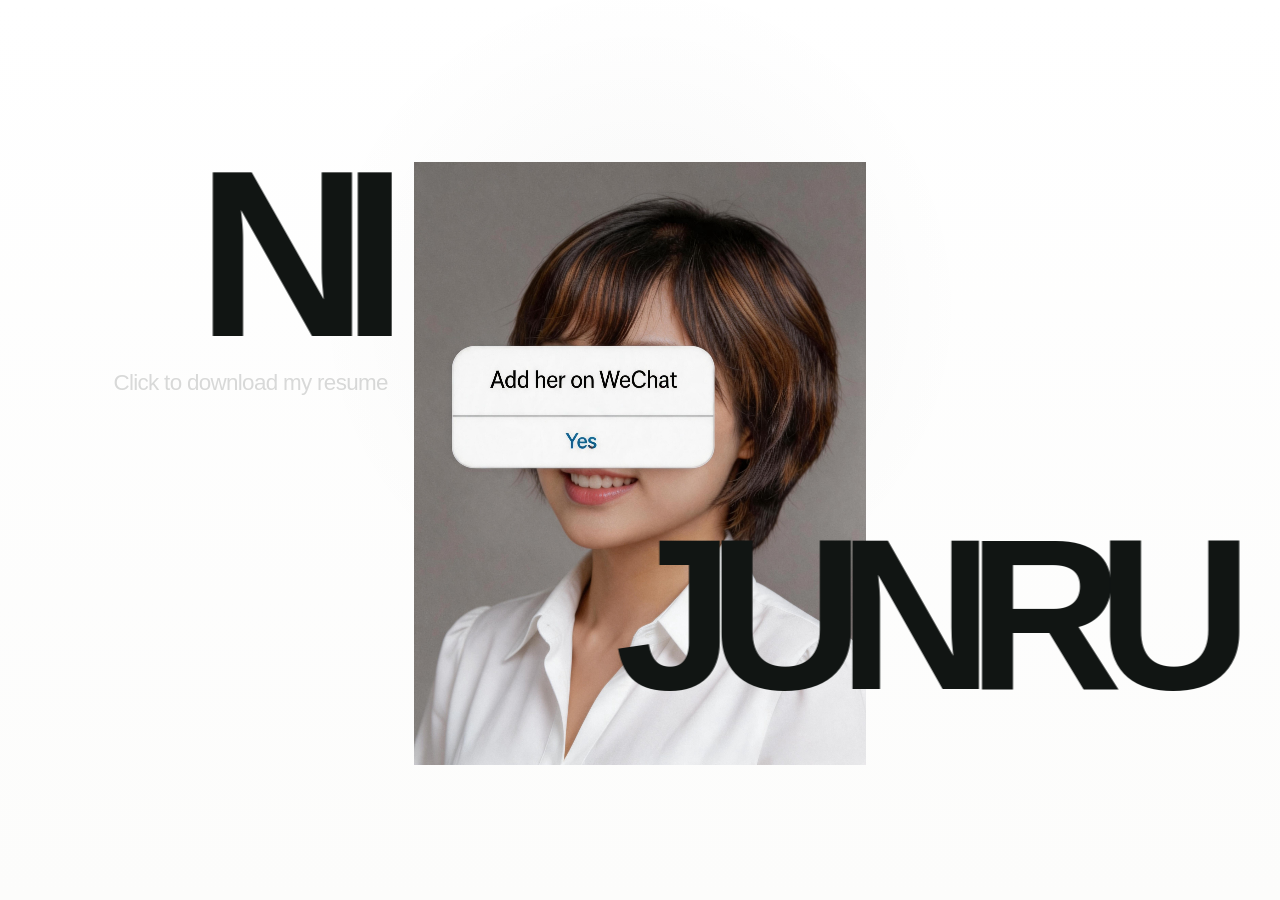
<file: contact.html>
<!doctype html>
<html lang="en">
  <head>
    <meta charset="UTF-8" />
    <meta name="viewport" content="width=device-width, initial-scale=1.0" />
    <meta name="color-scheme" content="light only" />
    <meta name="theme-color" content="#ffffff" />
    <link rel="icon" href="data:," />
    <title>Junru | Contact</title>
    <meta
      name="description"
      content="A one-screen contact page with a centered portrait, oversized NI wordmark, and a résumé download cue."
    />
    <link rel="preconnect" href="https://db.onlinewebfonts.com" crossorigin />
    <link
      rel="stylesheet"
      href="https://db.onlinewebfonts.com/c/6e47ef470dd19698c911332a9b4d1cf4?family=Neue+Haas+Grotesk+Text+Pro"
    />
    <link
      rel="stylesheet"
      href="https://db.onlinewebfonts.com/c/dec0d9b4e22ca588dc20e1e2e09a59b5?family=Neue+Haas+Grotesk+Display+Pro+55+Roman"
    />
    <style>
      :root {
        --bg: #ffffff;
        --ink: #111513;
        --muted: rgba(17, 21, 19, 0.56);
        --line: rgba(17, 21, 19, 0.1);
      }

      *,
      *::before,
      *::after {
        box-sizing: border-box;
      }

      html,
      body {
        margin: 0;
        background: var(--bg);
        color: var(--ink);
      }

      html {
        background: #fff;
      }

      body {
        min-height: 100dvh;
        overflow: hidden;
        font-family: "Neue Haas Grotesk Text Pro", "Helvetica Neue", Helvetica,
          Arial, sans-serif;
        -webkit-font-smoothing: antialiased;
        text-rendering: optimizeLegibility;
      }

      a {
        color: inherit;
      }

      .contactPage {
        width: 100vw;
        min-height: 100dvh;
        display: grid;
        place-items: center;
        background:
          radial-gradient(circle at 50% 34%, rgba(17, 21, 19, 0.03), transparent 38%),
          linear-gradient(180deg, #ffffff 0%, #fcfcfb 100%);
      }

      .contactCanvas {
        position: relative;
        --art-width: min(38vw, 35rem);
        --art-height: min(67vh, 48rem);
        --art-top: clamp(3.2rem, 6vw, 4.5rem);
        --meta-top: var(--art-top);
        --wordmark-bottom: calc(
          clamp(2.1rem, 4.2vw, 3.2rem) + clamp(3rem, 5.6vw, 4rem)
        );
        --side-gap: clamp(1.1rem, 2.2vw, 2rem);
        width: min(100vw, calc(100dvh * 16 / 9));
        height: min(100dvh, calc(100vw * 9 / 16));
        overflow: hidden;
        isolation: isolate;
      }

      .contactMeta {
        position: absolute;
        top: var(--meta-top);
        right: calc(
          50% + (var(--art-width) / 2) + clamp(0.6rem, 1.2vw, 1.2rem)
        );
        z-index: 5;
        display: flex;
        flex-direction: column;
        align-items: flex-end;
        gap: clamp(1.15rem, 1.9vw, 1.75rem);
        width: fit-content;
      }

      .contactTitle {
        margin: 0;
        font-family: "Neue Haas Grotesk Display Pro 55 Roman",
          "Helvetica Neue", Helvetica, Arial, sans-serif;
        font-size: clamp(7.8rem, 19vw, 14.8rem);
        line-height: 0.78;
        font-weight: 800;
        letter-spacing: -0.11em;
        color: var(--ink);
        white-space: nowrap;
        opacity: 0;
        transform: translate3d(-4rem, 0.25rem, 0) scale(0.98);
        will-change: transform, opacity;
      }

      .contactResume {
        position: relative;
        display: inline-block;
        width: max-content;
        max-width: none;
        font-family: "Neue Haas Grotesk Text Pro", "Helvetica Neue",
          Helvetica, Arial, sans-serif;
        font-size: clamp(1rem, 1.75vw, 1.6rem);
        line-height: 1.08;
        letter-spacing: -0.03em;
        text-decoration: none;
        color: var(--ink);
        text-align: right;
        opacity: 0;
        transform: translate3d(0.4rem, 0, 0);
        transition: color 220ms ease;
        will-change: transform, opacity;
      }

      .contactResume::after {
        content: "";
        position: absolute;
        left: 0;
        right: 0;
        bottom: -0.08rem;
        height: 1px;
        background: currentColor;
        transform: scaleX(0);
        transform-origin: right center;
        transition: transform 220ms ease;
      }

      .contactResume:hover,
      .contactResume:focus-visible {
        color: rgba(17, 21, 19, 0.76);
      }

      .contactResume:hover::after,
      .contactResume:focus-visible::after {
        transform: scaleX(1);
      }

      .contactResume:focus-visible {
        outline: 1px solid rgba(17, 21, 19, 0.28);
        outline-offset: 0.18rem;
      }

      .contactArt {
        position: absolute;
        left: 50%;
        top: var(--art-top);
        z-index: 1;
        width: var(--art-width);
        height: var(--art-height);
        margin: 0;
        opacity: 0;
        transform: translate3d(-50%, 1.15rem, 0) scale(1.08);
        will-change: transform, opacity;
      }

      .contactYesHotspot {
        position: absolute;
        left: calc(50% - (var(--art-width) * 0.2));
        top: calc(var(--art-top) + (var(--art-height) * 0.225));
        z-index: 4;
        width: calc(var(--art-width) * 0.58);
        height: calc(var(--art-height) * 0.27);
        border: 0;
        padding: 0;
        margin: 0;
        background: transparent;
        cursor: pointer;
        opacity: 0;
      }

      .contactYesHotspot:focus-visible {
        outline: 1px solid rgba(17, 21, 19, 0.34);
        outline-offset: 0.35rem;
      }

      .contactPointer {
        position: absolute;
        left: calc(50% - (var(--art-width) * 0.495));
        top: calc(var(--art-top) + (var(--art-height) * 0.465));
        z-index: 4;
        width: clamp(4.3rem, 7vw, 6.2rem);
        aspect-ratio: 1;
        opacity: 0;
        pointer-events: none;
        transform: translate3d(0, 0.8rem, 0) scale(0.72);
        transform-origin: 38% 28%;
        will-change: transform, opacity;
      }

      .contactPointer.is-visible {
        animation: pointerEnter 420ms cubic-bezier(0.16, 0.94, 0.2, 1)
          forwards;
      }

      .contactPointer img {
        display: block;
        width: 100%;
        height: 100%;
        object-fit: contain;
        transform-origin: 38% 28%;
        will-change: transform;
      }

      .contactPointer.is-visible img {
        animation: pointerPulse 900ms ease-in-out 900ms infinite;
      }

      .contactQrLayer {
        position: fixed;
        inset: 0;
        z-index: 30;
        display: grid;
        place-items: center;
        padding: 1.5rem;
        background: rgba(255, 255, 255, 0);
        opacity: 0;
        pointer-events: none;
        transition:
          opacity 200ms ease,
          background 200ms ease;
      }

      .contactQrLayer.is-open {
        opacity: 1;
        pointer-events: auto;
        background: rgba(0, 0, 0, 0.66);
      }

      .contactQrBackdrop {
        position: absolute;
        inset: 0;
        border: 0;
        padding: 0;
        margin: 0;
        background: transparent;
        cursor: default;
      }

      .contactQrCard {
        position: relative;
        width: min(18.5rem, 72vw);
        aspect-ratio: 1;
        background: #fff;
        box-shadow:
          0 1.25rem 3rem rgba(17, 21, 19, 0.16),
          0 0 0 1px rgba(17, 21, 19, 0.06);
        transform: translate3d(0, 0.8rem, 0) scale(0.9);
        opacity: 0;
        transition:
          transform 220ms cubic-bezier(0.12, 0.9, 0.16, 1),
          opacity 180ms ease;
      }

      .contactQrLayer.is-open .contactQrCard {
        transform: translate3d(0, 0, 0) scale(1);
        opacity: 1;
      }

      .contactQrImage {
        display: block;
        width: 100%;
        height: 100%;
        object-fit: cover;
      }

      @keyframes pointerEnter {
        0% {
          opacity: 0;
          transform: translate3d(0, 0.45rem, 0) scale(0.92);
        }

        100% {
          opacity: 1;
          transform: translate3d(0, 0, 0) scale(1);
        }
      }

      @keyframes pointerBlink {
        0% {
          transform: scale(1);
        }

        50% {
          transform: scale(1.08);
        }

        100% {
          transform: scale(1);
        }
      }

      @keyframes pointerPulse {
        0%,
        100% {
          transform: scale(1);
        }

        50% {
          transform: scale(1.08);
        }
      }

      .contactArt img {
        display: block;
        width: 100%;
        height: 100%;
        object-fit: contain;
        object-position: center center;
      }

      .contactWordmark {
        position: absolute;
        right: clamp(1.9rem, 4.2vw, 4rem);
        bottom: calc(var(--wordmark-bottom) - clamp(0.35rem, 0.7vw, 0.7rem));
        z-index: 2;
        width: min(82vw, 74rem);
        pointer-events: none;
      }

      .contactWordmarkTitle {
        margin: 0;
        text-align: right;
        font-family: "Neue Haas Grotesk Display Pro 55 Roman",
          "Helvetica Neue", Helvetica, Arial, sans-serif;
        font-size: clamp(7rem, 16.8vw, 15rem);
        line-height: 0.82;
        font-weight: 800;
        letter-spacing: -0.12em;
        color: var(--ink);
        white-space: nowrap;
        opacity: 0;
        transform: translate3d(3rem, 1.05rem, 0) scale(1.01);
        will-change: transform, opacity;
      }

      @media (max-width: 1024px) {
        .contactCanvas {
          --art-width: min(46vw, 32rem);
          --art-height: min(60vh, 40rem);
          --meta-top: var(--art-top);
          --wordmark-bottom: calc(
            clamp(2.1rem, 4.2vw, 3.2rem) + clamp(2.8rem, 5.4vw, 3.8rem)
          );
        }

        .contactMeta {
          right: calc(50% + (var(--art-width) / 2) + clamp(0.95rem, 2vw, 1.5rem));
        }
      }

      @media (max-width: 720px) {
        body {
          overflow: auto;
        }

        .contactPage {
          min-height: 100svh;
        }

        .contactCanvas {
          width: 100vw;
          height: 100svh;
          --art-width: min(64vw, 22rem);
          --art-height: min(52vh, 30rem);
          --art-top: 0.4rem;
          --meta-top: var(--art-top);
          --wordmark-bottom: 2.7rem;
          --side-gap: 1rem;
        }

        .contactMeta {
          right: 1.2rem;
          top: var(--meta-top);
          gap: 0.95rem;
        }

        .contactTitle {
          font-size: clamp(4.8rem, 18vw, 7rem);
        }

        .contactResume {
          max-width: 10rem;
          font-size: 0.95rem;
        }

        .contactArt {
          transform: translate3d(-50%, 1.15rem, 0) scale(1.08);
        }

        .contactYesHotspot {
          left: calc(50% - (var(--art-width) * 0.21));
          top: calc(var(--art-top) + (var(--art-height) * 0.24));
          width: calc(var(--art-width) * 0.61);
          height: calc(var(--art-height) * 0.29);
        }

        .contactPointer {
          left: calc(50% - (var(--art-width) * 0.5));
          top: calc(var(--art-top) + (var(--art-height) * 0.49));
          width: clamp(3.5rem, 11vw, 4.8rem);
        }

        .contactWordmark {
          width: min(88vw, 34rem);
          right: 1.1rem;
          bottom: var(--wordmark-bottom);
        }

        .contactWordmarkTitle {
          font-size: clamp(5rem, 20vw, 8rem);
        }
      }

      @media (prefers-reduced-motion: reduce) {
        .contactTitle,
        .contactArt,
        .contactWordmarkTitle,
        .contactResume,
        .contactPointer,
        .contactQrLayer,
        .contactQrCard {
          opacity: 1 !important;
          transition-duration: 0ms !important;
          transform: none !important;
          animation: none !important;
        }
      }
    </style>
  </head>
  <body>
    <main class="contactPage">
      <section class="contactCanvas" aria-labelledby="contact-title">
        <div class="contactMeta">
          <h1 class="contactTitle" id="contact-title">NI</h1>
          <a
            class="contactResume"
            href="./assets/Junru_Resume.pdf"
            download="Junru_Resume.pdf"
            aria-label="Download Junru resume"
          >
            Click to download my resume
          </a>
        </div>

        <figure class="contactArt" aria-hidden="true">
          <img src="./assets/contact-add-me.png" alt="" />
        </figure>

        <button
          class="contactYesHotspot"
          type="button"
          aria-label="Show WeChat QR code"
        ></button>

        <div class="contactPointer" aria-hidden="true">
          <img src="./assets/contact-finger-pointer.png" alt="" />
        </div>

        <div class="contactWordmark">
          <p class="contactWordmarkTitle">JUNRU</p>
        </div>
      </section>
    </main>

    <div class="contactQrLayer" hidden>
      <button class="contactQrBackdrop" type="button" aria-label="Close QR code"></button>
      <div class="contactQrCard" role="dialog" aria-modal="true" aria-label="WeChat QR code">
        <img class="contactQrImage" src="./assets/wechat-qr.jpg" alt="WeChat QR code" />
      </div>
    </div>

    <script>
      const body = document.body;
      const art = document.querySelector(".contactArt");
      const title = document.querySelector(".contactTitle");
      const resume = document.querySelector(".contactResume");
      const wordmark = document.querySelector(".contactWordmarkTitle");
      const hotspot = document.querySelector(".contactYesHotspot");
      const pointer = document.querySelector(".contactPointer");
      const qrLayer = document.querySelector(".contactQrLayer");
      const qrBackdrop = document.querySelector(".contactQrBackdrop");
      const reduceMotion = window.matchMedia(
        "(prefers-reduced-motion: reduce)",
      ).matches;

      function lockStyles(element, styles) {
        if (!element) {
          return;
        }

        for (const [property, value] of Object.entries(styles)) {
          element.style[property] = value;
        }
      }

      function settleAnimation(animation, element, styles) {
        if (!animation) {
          lockStyles(element, styles);
          return Promise.resolve();
        }

        return animation.finished
          .then(() => {
            lockStyles(element, styles);
            animation.cancel();
          })
          .catch(() => {
            lockStyles(element, styles);
          });
      }

      function setFinalState() {
        body.classList.add("is-ready");

        lockStyles(art, {
          opacity: "1",
          transform: "translate3d(-50%, 0, 0) scale(1)",
        });

        lockStyles(title, {
          opacity: "1",
          transform: "translate3d(0, 0, 0) scale(1)",
        });

        lockStyles(wordmark, {
          opacity: "1",
          transform: "translate3d(0, 0, 0) scale(1)",
        });

        lockStyles(resume, {
          opacity: "1",
          transform: "translate3d(0.4rem, 0, 0)",
        });
      }

      function revealPointer() {
        if (!pointer) {
          return;
        }

        pointer.classList.add("is-visible");
      }

      function openQr() {
        if (!qrLayer) {
          return;
        }

        qrLayer.hidden = false;
        window.requestAnimationFrame(() => {
          qrLayer.classList.add("is-open");
        });
      }

      function closeQr() {
        if (!qrLayer) {
          return;
        }

        qrLayer.classList.remove("is-open");

        window.setTimeout(() => {
          if (!qrLayer.classList.contains("is-open")) {
            qrLayer.hidden = true;
          }
        }, 220);
      }

      function playIntro() {
        if (!art || !title || !resume || !wordmark) {
          setFinalState();
          return;
        }

        if (reduceMotion || !art.animate || !title.animate || !resume.animate || !wordmark.animate) {
          setFinalState();
          return;
        }

        body.classList.add("is-ready");

        const flyDistance = Math.max(window.innerWidth * 1.6, 1600);
        const artIntro = art.animate(
          [
            {
              opacity: 0,
              transform: "translate3d(-50%, 0.3rem, 0) scale(3)",
            },
            {
              opacity: 1,
              transform: "translate3d(-50%, 0, 0) scale(1)",
            },
          ],
          {
            duration: reduceMotion ? 0 : 1000,
            easing: "linear",
            fill: "forwards",
          },
        );

        const titleIntro = title.animate(
          [
            {
              opacity: 0,
              transform: `translate3d(-${flyDistance * 1.55}px, 0, 0)`,
            },
            {
              opacity: 1,
              transform: "translate3d(0, 0, 0) scale(1)",
            },
          ],
          {
            duration: reduceMotion ? 0 : 1300,
            easing: "cubic-bezier(0.14, 0.84, 0.18, 1)",
            fill: "forwards",
          },
        );

        const wordmarkIntro = wordmark.animate(
          [
            {
              opacity: 0,
              transform: `translate3d(${flyDistance * 1.55}px, 0, 0)`,
            },
            {
              opacity: 1,
              transform: "translate3d(0, 0, 0) scale(1)",
            },
          ],
          {
            duration: reduceMotion ? 0 : 1300,
            easing: "cubic-bezier(0.14, 0.84, 0.18, 1)",
            fill: "forwards",
          },
        );

        Promise.all([
          settleAnimation(artIntro, art, {
            opacity: "1",
            transform: "translate3d(-50%, 0, 0) scale(1)",
          }),
          settleAnimation(titleIntro, title, {
            opacity: "1",
            transform: "translate3d(0, 0, 0) scale(1)",
          }),
          settleAnimation(wordmarkIntro, wordmark, {
            opacity: "1",
            transform: "translate3d(0, 0, 0) scale(1)",
          }),
        ]).then(() => {
          const resumeIntro = resume.animate(
            [
              {
                opacity: 0,
                transform: "translate3d(0.4rem, 0, 0)",
              },
              {
                opacity: 1,
                transform: "translate3d(0.4rem, 0, 0)",
              },
            ],
            {
              duration: reduceMotion ? 0 : 500,
              easing: "ease-out",
              fill: "forwards",
            },
          );

          settleAnimation(resumeIntro, resume, {
            opacity: "1",
            transform: "translate3d(0.4rem, 0, 0)",
          }).then(() => {
            window.setTimeout(() => {
              revealPointer();
            }, reduceMotion ? 0 : 500);
          });
        });
      }

      hotspot?.addEventListener("click", openQr);
      qrBackdrop?.addEventListener("click", closeQr);
      window.addEventListener("keydown", (event) => {
        if (event.key === "Escape") {
          closeQr();
        }
      });

      window.requestAnimationFrame(() => {
        window.requestAnimationFrame(playIntro);
      });
    </script>
  </body>
</html>
</file>
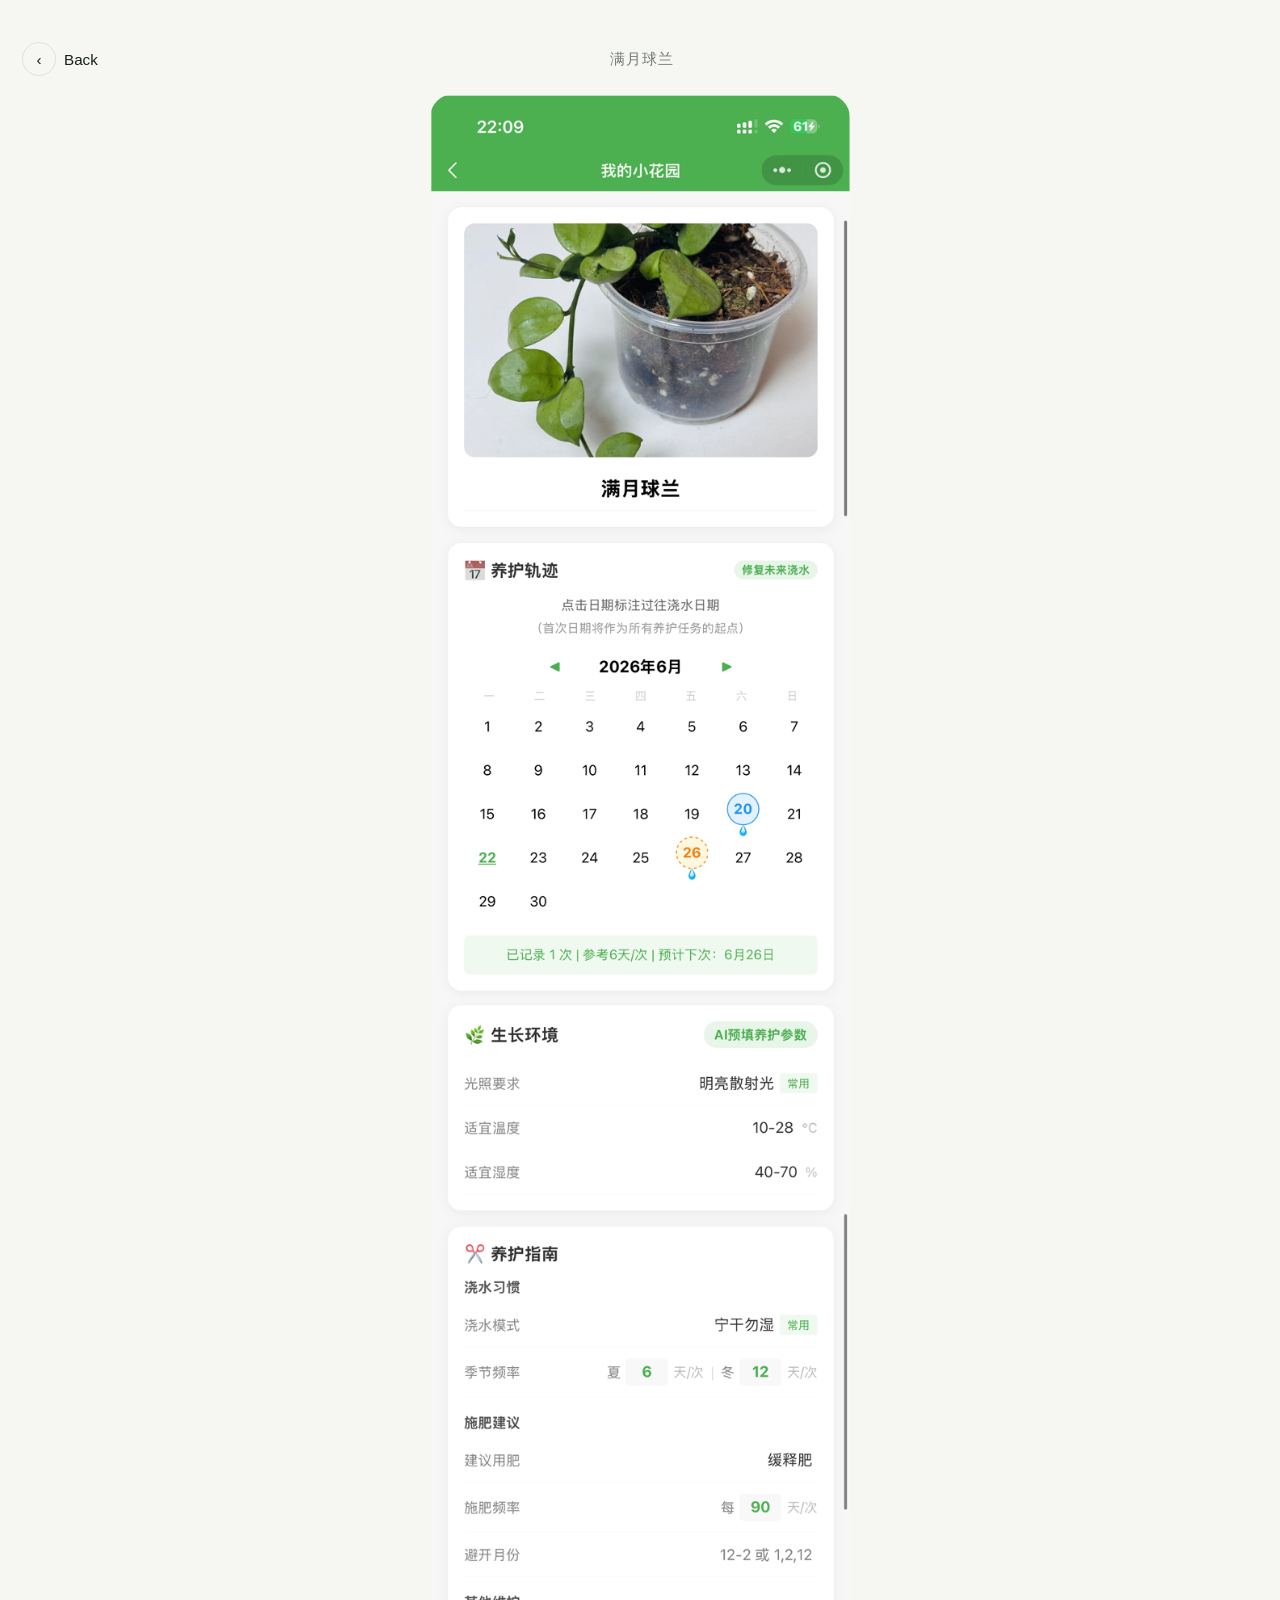
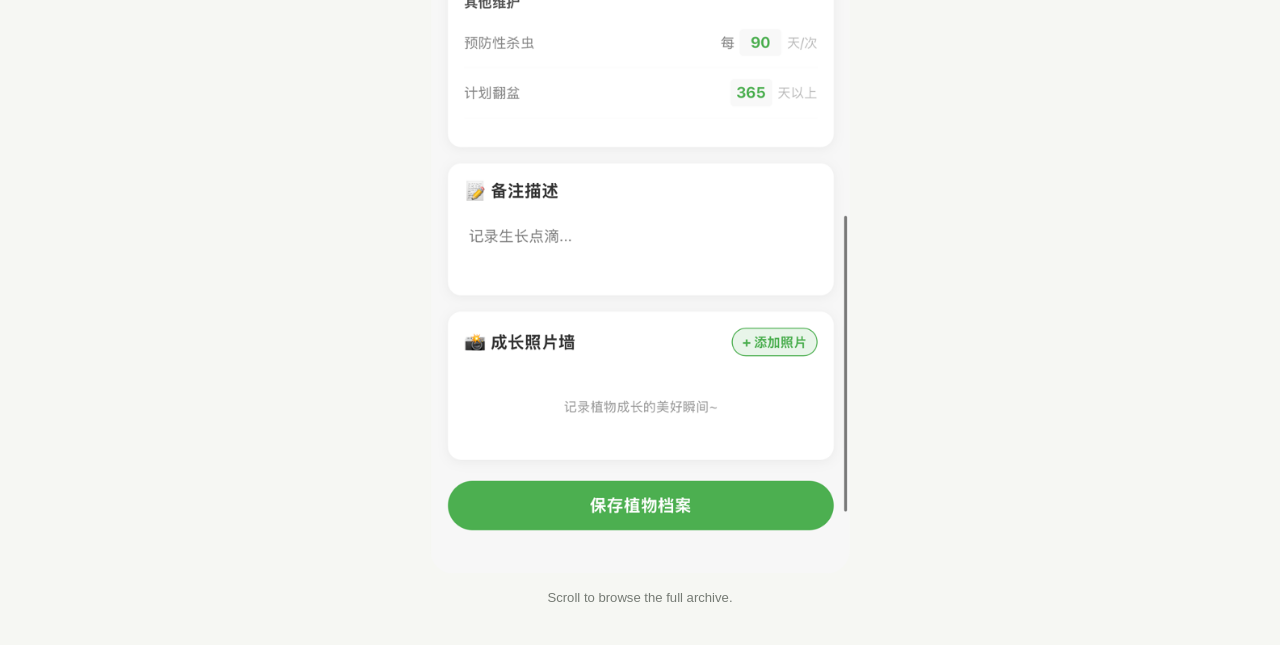
<file: plant-detail.html>
<!doctype html>
<html lang="zh-CN">
  <head>
    <meta charset="UTF-8" />
    <meta name="viewport" content="width=device-width, initial-scale=1.0" />
    <meta name="color-scheme" content="light only" />
    <title>Plant Detail</title>
    <style>
      :root {
        --bg: #f6f7f3;
        --ink: #182018;
        --muted: rgba(24, 32, 24, 0.58);
        --line: rgba(24, 32, 24, 0.1);
        --accent: #4caf50;
      }

      * {
        box-sizing: border-box;
      }

      html,
      body {
        margin: 0;
        background: var(--bg);
        color: var(--ink);
        font-family: "Helvetica Neue", Helvetica, Arial, sans-serif;
      }

      body {
        min-height: 100vh;
      }

      .detailPage {
        width: min(100%, 1480px);
        margin: 0 auto;
        padding: 28px 22px 40px;
      }

      .detailTop {
        position: sticky;
        top: 0;
        z-index: 10;
        display: flex;
        align-items: center;
        justify-content: space-between;
        gap: 16px;
        padding: 14px 0 18px;
        background: linear-gradient(180deg, var(--bg) 82%, rgba(246, 247, 243, 0));
      }

      .detailBack {
        display: inline-flex;
        align-items: center;
        gap: 8px;
        color: var(--ink);
        text-decoration: none;
        font-size: 0.95rem;
      }

      .detailBack__chev {
        width: 34px;
        height: 34px;
        border-radius: 999px;
        border: 1px solid var(--line);
        display: grid;
        place-items: center;
      }

      .detailTitle {
        margin: 0;
        font-size: 0.92rem;
        letter-spacing: 0.08em;
        text-transform: uppercase;
        color: var(--muted);
      }

      .detailPhone {
        width: min(100%, 420px);
        margin: 0 auto;
      }

      .detailImage {
        width: 100%;
        height: auto;
        display: block;
        border-radius: 24px;
      }

      .detailHint {
        margin: 16px auto 0;
        width: min(100%, 420px);
        color: var(--muted);
        font-size: 0.82rem;
        text-align: center;
      }

      @media (max-width: 720px) {
        .detailPage {
          padding: 14px 10px 28px;
        }

        .detailTop {
          padding-top: 8px;
        }
      }
    </style>
  </head>
  <body>
    <main class="detailPage">
      <div class="detailTop">
        <a class="detailBack" href="./why-cork.html">
          <span class="detailBack__chev">‹</span>
          <span>Back</span>
        </a>
        <p class="detailTitle" id="detail-title">Plant Archive</p>
        <div style="width: 72px;"></div>
      </div>

      <div class="detailPhone">
        <img class="detailImage" id="detail-image" alt="植物档案长图" />
      </div>

      <p class="detailHint">Scroll to browse the full archive.</p>
    </main>

    <script>
      const params = new URLSearchParams(window.location.search);
      const plant = params.get("plant") || "manyue";

      const plantMap = {
        manyue: {
          title: "满月球兰",
          image: "./assets/plant-details/final/manyue长图.png",
        },
        meidao: {
          title: "美岛裂瓣球兰",
          image: "./assets/plant-details/final/meidao长图.png",
        },
        zise: {
          title: "紫色极光球兰",
          image: "./assets/plant-details/final/zise长图.png",
        },
        zhusha: {
          title: "朱砂泰彩",
          image: "./assets/plant-details/final/zhusha长图.png",
        },
        hunsha: {
          title: "婚纱泰彩",
          image: "./assets/plant-details/final/hunsha长图.png",
        },
      };

      const current = plantMap[plant] || plantMap.manyue;
      document.title = `${current.title} - Plant Detail`;
      document.getElementById("detail-title").textContent = current.title;
      document.getElementById("detail-image").src = current.image;
      document.getElementById("detail-image").alt = `${current.title}植物档案长图`;
    </script>
  </body>
</html>
</file>
